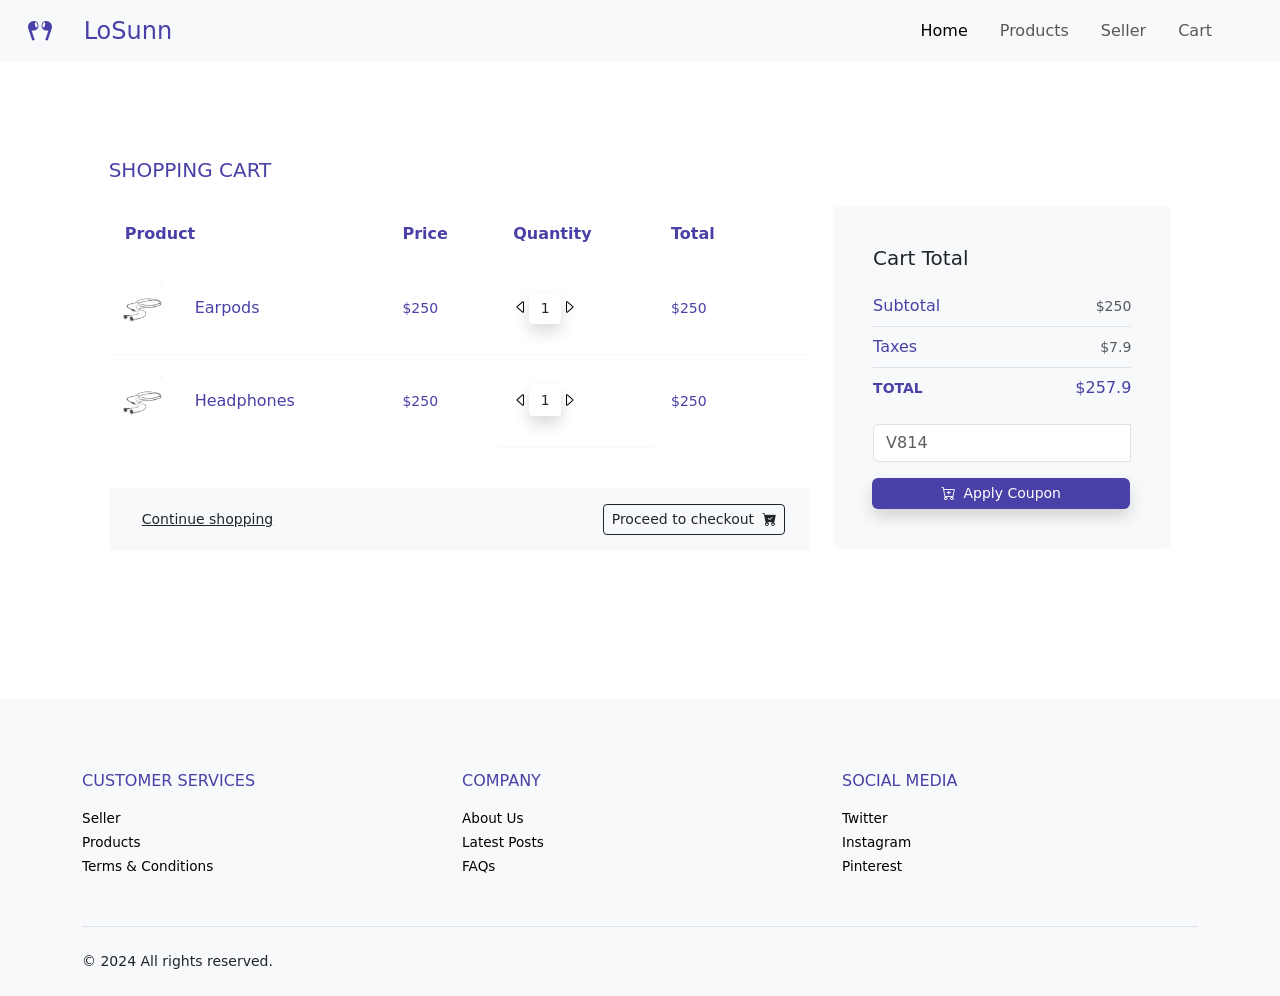
<file: cart.html>
<!DOCTYPE html>
<html>
  <head>
    <meta charset="UTF-8" />
    <meta name="viewport" content="width=device-width, initial-scale=1.0" />
    <link
      href="https://cdn.jsdelivr.net/npm/bootstrap@5.3.2/dist/css/bootstrap.min.css"
      rel="stylesheet"
      integrity="sha384-T3c6CoIi6uLrA9TneNEoa7RxnatzjcDSCmG1MXxSR1GAsXEV/Dwwykc2MPK8M2HN"
      crossorigin="anonymous"
    />
    <link
      rel="stylesheet"
      href="https://cdn.jsdelivr.net/npm/bootstrap-icons@1.11.3/font/bootstrap-icons.min.css"
    />
    <script
      src="https://cdn.jsdelivr.net/npm/bootstrap@5.3.2/dist/js/bootstrap.bundle.min.js"
      integrity="sha384-C6RzsynM9kWDrMNeT87bh95OGNyZPhcTNXj1NW7RuBCsyN/o0jlpcV8Qyq46cDfL"
      crossorigin="anonymous"
    ></script>
    <link rel="stylesheet" href="./css/styles.css" />

    <title>LoSunn</title>
  </head>
  <body>
    <nav class="navbar navbar-expand-lg bg-body-tertiary">
      <div class="container-fluid">
        <a class="navbar-brand" href="index.html">
          <i class="bi bi-earbuds ms-3"></i>
          <span class="ms-4">LoSunn</span>
        </a>
        <button
          class="navbar-toggler"
          type="button"
          data-bs-toggle="collapse"
          data-bs-target="#navbarSupportedContent"
          aria-controls="navbarSupportedContent"
          aria-expanded="false"
          aria-label="Toggle navigation"
        >
          <span class="navbar-toggler-icon"></span>
        </button>
        <div class="collapse navbar-collapse" id="navbarSupportedContent">
          <ul class="navbar-nav ms-auto mb-2 mb-lg-0 me-5">
            <li class="nav-item ms-5">
              <a class="nav-link active" aria-current="page" href="index.html"
                >Home</a
              >
            </li>
            <li class="nav-item ms-3">
              <a class="nav-link" href="products.html">Products</a>
            </li>
            <li class="nav-item ms-3">
              <a class="nav-link" href="seller.html">Seller</a>
            </li>
            <li class="nav-item ms-3">
              <a class="nav-link" href="cart.html">Cart</a>
            </li>
          </ul>
        </div>
      </div>
    </nav>

    <div class="wrap">
      <div class="row justify-content-center mt-5 main">
        <div class="col-md-10">
          <section class="py-5">
            <h2 class="h5 text-uppercase mb-4">Shopping cart</h2>
            <div class="row">
              <div class="col-lg-8 mb-4 mb-lg-0">
                <!-- CART TABLE-->
                <div class="table-responsive mb-4">
                  <table class="table text-nowrap">
                    <thead class="bg-light">
                      <tr>
                        <th class="border-0 p-3" scope="col">
                          <strong class="text-sm" style="color: #4941a7"
                            >Product</strong
                          >
                        </th>
                        <th class="border-0 p-3" scope="col">
                          <strong class="text-sm" style="color: #4941a7"
                            >Price</strong
                          >
                        </th>
                        <th class="border-0 p-3" scope="col">
                          <strong class="text-sm" style="color: #4941a7"
                            >Quantity</strong
                          >
                        </th>
                        <th class="border-0 p-3" scope="col">
                          <strong class="text-sm" style="color: #4941a7"
                            >Total</strong
                          >
                        </th>
                      </tr>
                    </thead>
                    <tbody class="border-0">
                      <tr>
                        <th class="ps-0 py-3 border-light" scope="row">
                          <div class="d-flex align-items-center">
                            <a
                              class="reset-anchor d-block animsition-link"
                              href="detail.html"
                              ><img src="assets/wired.png" alt="..." width="70"
                            /></a>
                            <div class="ms-3">
                              <strong class="h6"
                                ><a
                                  class="reset-anchor animsition-link"
                                  href="detail.html"
                                  >Earpods</a
                                ></strong
                              >
                            </div>
                          </div>
                        </th>
                        <td class="p-3 align-middle border-light">
                          <p class="mb-0 small">$250</p>
                        </td>
                        <td class="p-3 align-middle border-light">
                          <div class="quantity">
                            <button class="dec-btn p-0">
                              <i class="bi bi-caret-left"></i>
                            </button>
                            <input
                              class="form-control form-control-sm border-0 shadow p-0"
                              type="text"
                              value="1"
                            />
                            <button class="inc-btn p-0">
                              <i class="bi bi-caret-right"></i>
                            </button>
                          </div>
                        </td>
                        <td class="p-3 align-middle border-light">
                          <p class="mb-0 small">$250</p>
                        </td>
                        <td class="p-3 align-middle border-light">
                          <a class="reset-anchor" href="#!"
                            ><i class="fas fa-trash-alt small text-muted"></i
                          ></a>
                        </td>
                      </tr>
                      <tr>
                        <th class="ps-0 py-3 border-0" scope="row">
                          <div class="d-flex align-items-center">
                            <a
                              class="reset-anchor d-block animsition-link"
                              href="detail.html"
                              ><img src="assets/wired.png" alt="..." width="70"
                            /></a>
                            <div class="ms-3">
                              <strong class="h6"
                                ><a
                                  class="reset-anchor animsition-link"
                                  href="detail.html"
                                  >Headphones</a
                                ></strong
                              >
                            </div>
                          </div>
                        </th>
                        <td class="p-3 align-middle border-0">
                          <p class="mb-0 small">$250</p>
                        </td>
                        <td class="p-3 align-middle border-light">
                          <div class="quantity">
                            <button class="dec-btn p-0">
                              <i class="bi bi-caret-left"></i>
                            </button>
                            <input
                              class="form-control form-control-sm border-0 shadow p-0"
                              type="text"
                              value="1"
                            />
                            <button class="inc-btn p-0">
                              <i class="bi bi-caret-right"></i>
                            </button>
                          </div>
                        </td>
                        <td class="p-3 align-middle border-0">
                          <p class="mb-0 small">$250</p>
                        </td>
                        <td class="p-3 align-middle border-0">
                          <a class="reset-anchor" href="#!"
                            ><i class="fas fa-trash-alt small text-muted"></i
                          ></a>
                        </td>
                      </tr>
                    </tbody>
                  </table>
                </div>
                <!-- CART NAV-->
                <div class="bg-light px-4 py-3">
                  <div class="row align-items-center text-center">
                    <div class="col-md-6 mb-3 mb-md-0 text-md-start">
                      <a
                        class="btn btn-link p-0 text-dark btn-sm"
                        href="products.html"
                        ><i class="fas fa-long-arrow-alt-left me-2"> </i
                        >Continue shopping</a
                      >
                    </div>
                    <div class="col-md-6 text-md-end">
                      <a
                        class="btn btn-outline-dark btn-sm"
                        href="checkout.html"
                        >Proceed to checkout<i
                          class="bi bi-cart-check-fill ms-2"
                        ></i>
                      </a>
                    </div>
                  </div>
                </div>
              </div>
              <!-- ORDER TOTAL-->
              <div class="col-md-4">
                <div class="card border-0 rounded p-lg-4 bg-light">
                  <div class="card-body">
                    <h5 class="mb-4">Cart Total</h5>
                    <ul class="list-unstyled mb-0">
                      <li
                        class="d-flex align-items-center justify-content-between"
                      >
                        Subtotal<span class="text-muted small">$250</span>
                      </li>
                      <li class="border-bottom my-2"></li>
                      <li
                        class="d-flex align-items-center justify-content-between"
                      >
                        Taxes<span class="text-muted small">$7.9</span>
                      </li>
                      <li class="border-bottom my-2"></li>
                      <li
                        class="d-flex align-items-center justify-content-between mb-4"
                      >
                        <strong class="text-uppercase small font-weight-bold"
                          >Total</strong
                        ><span>$257.9</span>
                      </li>
                    </ul>

                    <form action="#">
                      <div class="input-group mb-0">
                        <input
                          class="form-control"
                          type="text"
                          placeholder="V814"
                        />
                        <button
                          class="btn btn-sm w-100 mt-3 shadow rounded"
                          style="background-color: #4941a7; color: #fff"
                          type="submit"
                        >
                          <i class="bi bi-cart-plus me-2"></i>Apply Coupon
                        </button>
                      </div>
                    </form>
                  </div>
                </div>
              </div>
            </div>
          </section>
        </div>
      </div>
    </div>
    <!-- FOOTER -->
    <footer class="bg-light text-white">
      <div class="container py-4">
        <div class="row py-5">
          <div class="col-md-4 mb-3 mb-md-0">
            <h6 class="text-uppercase mb-3">Customer services</h6>
            <ul class="list-unstyled mb-0">
              <li>
                <a class="footer-link" href="#!">Seller</a>
              </li>
              <li><a class="footer-link" href="#!">Products</a></li>
              <li>
                <a class="footer-link" href="#!">Terms &amp; Conditions</a>
              </li>
            </ul>
          </div>
          <div class="col-md-4 mb-3 mb-md-0">
            <h6 class="text-uppercase mb-3">Company</h6>
            <ul class="list-unstyled mb-0">
              <li><a class="footer-link" href="#!">About Us</a></li>
              <li><a class="footer-link" href="#!">Latest Posts</a></li>
              <li><a class="footer-link" href="#!">FAQs</a></li>
            </ul>
          </div>
          <div class="col-md-4">
            <h6 class="text-uppercase mb-3">Social media</h6>
            <ul class="list-unstyled mb-0">
              <li><a class="footer-link" href="#!">Twitter</a></li>
              <li><a class="footer-link" href="#!">Instagram</a></li>
              <li><a class="footer-link" href="#!">Pinterest</a></li>
            </ul>
          </div>
        </div>
        <div class="border-top pt-4">
          <div class="row">
            <div class="col-md-6 text-center text-md-start">
              <p class="small mb-0 text-dark">
                &copy; 2024 All rights reserved.
              </p>
            </div>
          </div>
        </div>
      </div>
    </footer>
  </body>
</html>
</file>
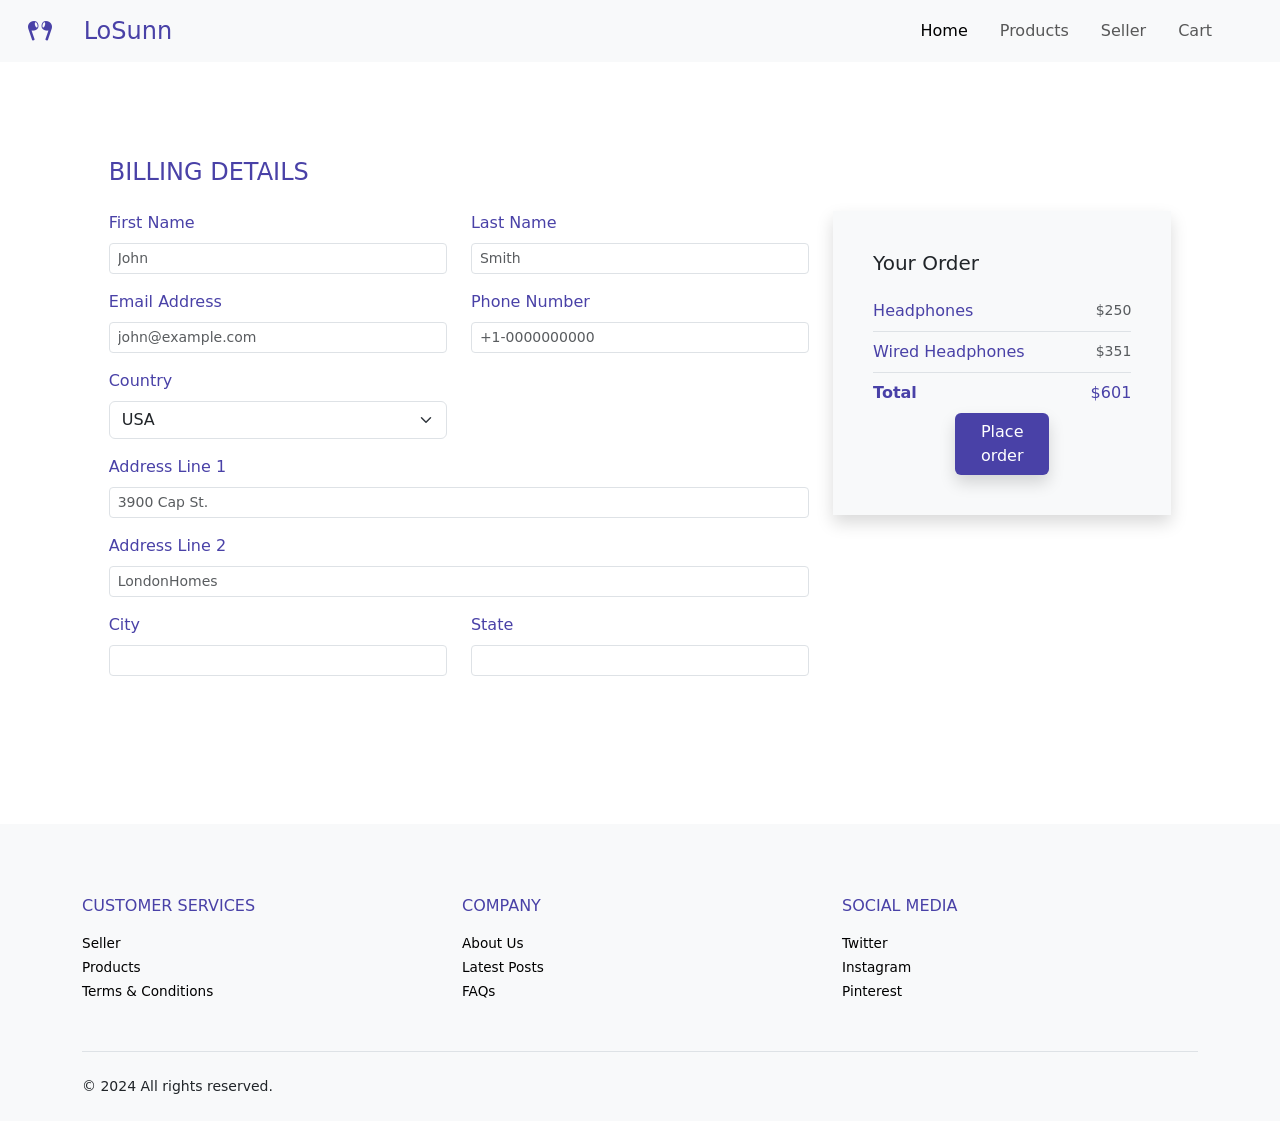
<file: checkout.html>
<!DOCTYPE html>
<html>
  <head>
    <meta charset="UTF-8" />
    <meta name="viewport" content="width=device-width, initial-scale=1.0" />
    <link
      href="https://cdn.jsdelivr.net/npm/bootstrap@5.3.2/dist/css/bootstrap.min.css"
      rel="stylesheet"
      integrity="sha384-T3c6CoIi6uLrA9TneNEoa7RxnatzjcDSCmG1MXxSR1GAsXEV/Dwwykc2MPK8M2HN"
      crossorigin="anonymous"
    />
    <link
      rel="stylesheet"
      href="https://cdn.jsdelivr.net/npm/bootstrap-icons@1.11.3/font/bootstrap-icons.min.css"
    />
    <link rel="stylesheet" href="./css/styles.css" />

    <title>LoSunn</title>
  </head>
  <body>
    <nav class="navbar navbar-expand-lg bg-body-tertiary">
      <div class="container-fluid">
        <a class="navbar-brand" href="index.html">
          <i class="bi bi-earbuds ms-3"></i>
          <span class="ms-4">LoSunn</span>
        </a>
        <button
          class="navbar-toggler"
          type="button"
          data-bs-toggle="collapse"
          data-bs-target="#navbarSupportedContent"
          aria-controls="navbarSupportedContent"
          aria-expanded="false"
          aria-label="Toggle navigation"
        >
          <span class="navbar-toggler-icon"></span>
        </button>
        <div class="collapse navbar-collapse" id="navbarSupportedContent">
          <ul class="navbar-nav ms-auto mb-2 mb-lg-0 me-5">
            <li class="nav-item ms-5">
              <a class="nav-link active" aria-current="page" href="index.html"
                >Home</a
              >
            </li>
            <li class="nav-item ms-3">
              <a class="nav-link" href="products.html">Products</a>
            </li>
            <li class="nav-item ms-3">
              <a class="nav-link" href="seller.html">Seller</a>
            </li>
            <li class="nav-item ms-3">
              <a class="nav-link" href="cart.html">Cart</a>
            </li>
          </ul>
        </div>
      </div>
    </nav>
    <div class="wrap">
      <div class="row justify-content-center mt-5 main">
        <div class="col-md-10">
          <section class="py-5">
            <!-- BILLING ADDRESS-->
            <h4 class="text-uppercase mb-4">Billing details</h4>
            <div class="row">
              <div class="col-md-8">
                <form action="#">
                  <div class="row gy-3">
                    <div class="col-md-6">
                      <label class="form-label text-sm" for="firstName"
                        >First Name
                      </label>
                      <input
                        class="form-control form-control-sm"
                        type="text"
                        id="firstName"
                        placeholder="John"
                      />
                    </div>
                    <div class="col-md-6">
                      <label class="form-label text-sm" for="lastName"
                        >Last Name
                      </label>
                      <input
                        class="form-control form-control-sm"
                        type="text"
                        id="lastName"
                        placeholder="Smith"
                      />
                    </div>
                    <div class="col-md-6">
                      <label class="form-label text-sm" for="email"
                        >Email Address
                      </label>
                      <input
                        class="form-control form-control-sm"
                        type="email"
                        id="email"
                        placeholder="john@example.com"
                      />
                    </div>
                    <div class="col-md-6">
                      <label class="form-label text-sm" for="phone"
                        >Phone Number
                      </label>
                      <input
                        class="form-control form-control-sm"
                        type="tel"
                        id="phone"
                        placeholder="+1-0000000000"
                      />
                    </div>
                    <div class="col-md-6 form-group">
                      <label class="form-label text-sm" for="country"
                        >Country</label
                      >
                      <select
                        class="form-select"
                        aria-label="Default select example"
                      >
                        <option value="default">USA</option>
                        <option value="india">India</option>
                        <option value="japan">Japan</option>
                        <option value="netherlands">Netherlands</option>
                      </select>
                    </div>
                    <div class="col-md-12">
                      <label class="form-label text-sm" for="address"
                        >Address Line 1
                      </label>
                      <input
                        class="form-control form-control-sm"
                        type="text"
                        id="address"
                        placeholder="3900 Cap St."
                      />
                    </div>
                    <div class="col-md-12">
                      <label class="form-label text-sm" for="addressalt"
                        >Address Line 2
                      </label>
                      <input
                        class="form-control form-control-sm"
                        type="text"
                        id="addressalt"
                        placeholder="LondonHomes"
                      />
                    </div>
                    <div class="col-md-6">
                      <label class="form-label text-sm" for="city">City </label>
                      <input
                        class="form-control form-control-sm"
                        type="text"
                        id="city"
                      />
                    </div>
                    <div class="col-md-6">
                      <label class="form-label text-sm" for="state"
                        >State
                      </label>
                      <input
                        class="form-control form-control-sm"
                        type="text"
                        id="state"
                      />
                    </div>
                  </div>
                </form>
              </div>
              <!-- ORDER SUMMARY-->
              <div class="col-md-4">
                <div class="card border-0 rounded-0 p-lg-4 bg-light shadow">
                  <div class="card-body">
                    <h5 class="mb-4">Your Order</h5>
                    <ul class="list-unstyled mb-0">
                      <li
                        class="d-flex align-items-center justify-content-between"
                      >
                        Headphones <span class="text-muted small">$250</span>
                      </li>
                      <li class="border-bottom my-2"></li>
                      <li
                        class="d-flex align-items-center justify-content-between"
                      >
                        Wired Headphones<span class="text-muted small"
                          >$351</span
                        >
                      </li>
                      <li class="border-bottom my-2"></li>
                      <li
                        class="d-flex align-items-center justify-content-between"
                      >
                        <strong>Total</strong><span>$601</span>
                      </li>
                    </ul>
                    <div class="row mt-2 justify-content-center">
                      <div class="col-md-5 form-group">
                        <button
                          class="btn shadow"
                          style="background-color: #4941a7; color: #fff"
                          type="submit"
                        >
                          Place order
                        </button>
                      </div>
                    </div>
                  </div>
                </div>
              </div>
            </div>
          </section>
        </div>
      </div>
    </div>

    <!-- FOOTER -->
    <footer class="bg-light text-white">
      <div class="container py-4">
        <div class="row py-5">
          <div class="col-md-4 mb-3 mb-md-0">
            <h6 class="text-uppercase mb-3">Customer services</h6>
            <ul class="list-unstyled mb-0">
              <li>
                <a class="footer-link" href="#!">Seller</a>
              </li>
              <li><a class="footer-link" href="#!">Products</a></li>
              <li>
                <a class="footer-link" href="#!">Terms &amp; Conditions</a>
              </li>
            </ul>
          </div>
          <div class="col-md-4 mb-3 mb-md-0">
            <h6 class="text-uppercase mb-3">Company</h6>
            <ul class="list-unstyled mb-0">
              <li><a class="footer-link" href="#!">About Us</a></li>
              <li><a class="footer-link" href="#!">Latest Posts</a></li>
              <li><a class="footer-link" href="#!">FAQs</a></li>
            </ul>
          </div>
          <div class="col-md-4">
            <h6 class="text-uppercase mb-3">Social media</h6>
            <ul class="list-unstyled mb-0">
              <li><a class="footer-link" href="#!">Twitter</a></li>
              <li><a class="footer-link" href="#!">Instagram</a></li>
              <li><a class="footer-link" href="#!">Pinterest</a></li>
            </ul>
          </div>
        </div>
        <div class="border-top pt-4">
          <div class="row">
            <div class="col-md-6 text-center text-md-start">
              <p class="small mb-0 text-dark">
                &copy; 2024 All rights reserved.
              </p>
            </div>
          </div>
        </div>
      </div>
    </footer>
  </body>
</html>
</file>
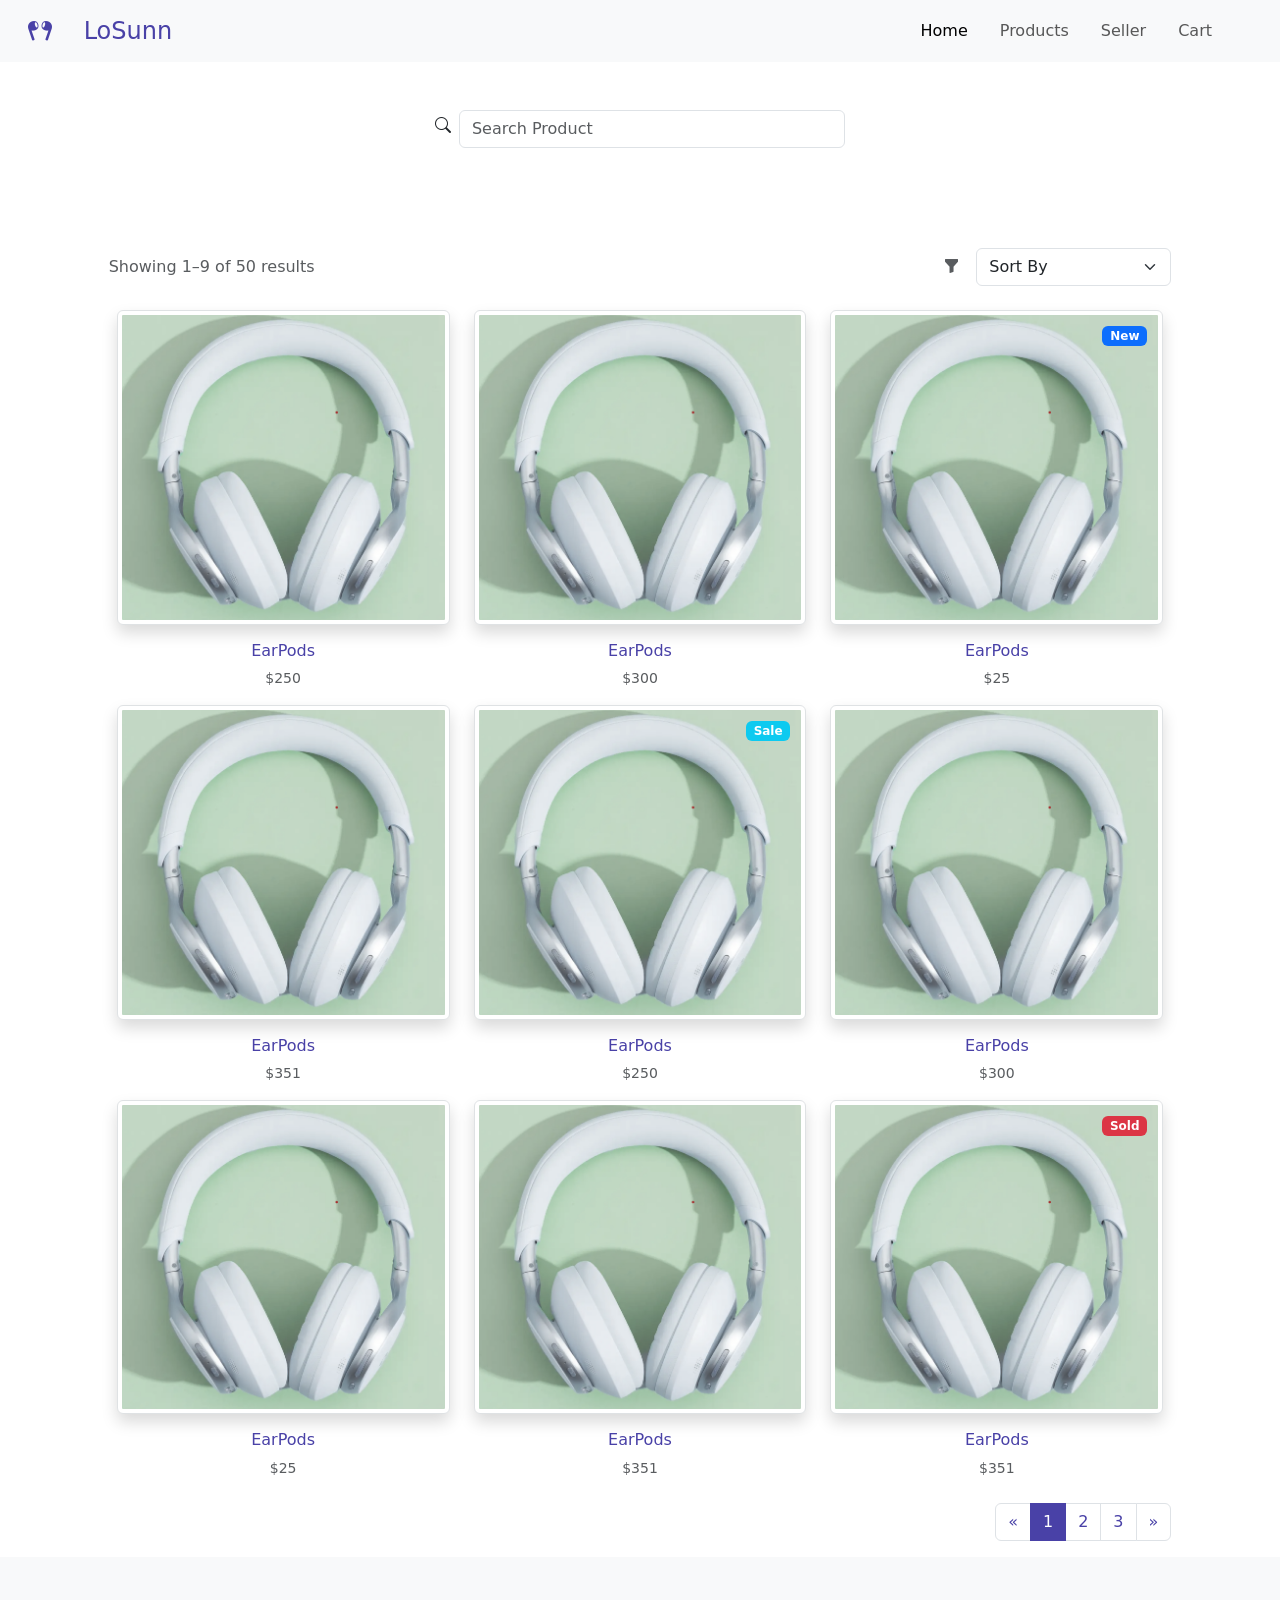
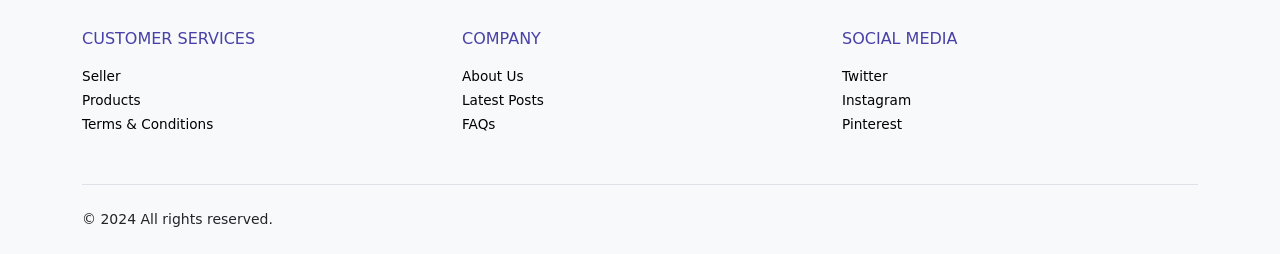
<file: products.html>
<!DOCTYPE html>
<html lang="en">
  <head>
    <meta charset="UTF-8" />
    <meta name="viewport" content="width=device-width, initial-scale=1.0" />
    <link
      href="https://cdn.jsdelivr.net/npm/bootstrap@5.3.2/dist/css/bootstrap.min.css"
      rel="stylesheet"
      integrity="sha384-T3c6CoIi6uLrA9TneNEoa7RxnatzjcDSCmG1MXxSR1GAsXEV/Dwwykc2MPK8M2HN"
      crossorigin="anonymous"
    />
    <link rel="stylesheet" href="./css/styles.css" />
    <link
      rel="stylesheet"
      href="https://use.fontawesome.com/releases/v5.7.1/css/all.css"
      integrity="sha384-fnmOCqbTlWIlj8LyTjo7mOUStjsKC4pOpQbqyi7RrhN7udi9RwhKkMHpvLbHG9Sr"
      crossorigin="anonymous"
    />
    <link
      rel="stylesheet"
      href="https://cdn.jsdelivr.net/npm/bootstrap-icons@1.11.3/font/bootstrap-icons.min.css"
    />
    <title>LoSunn</title>
  </head>
  <body>
    <nav class="navbar navbar-expand-lg bg-body-tertiary">
      <div class="container-fluid">
        <a class="navbar-brand" href="index.html">
          <i class="bi bi-earbuds ms-3"></i>
          <span class="ms-4">LoSunn</span>
        </a>
        <button
          class="navbar-toggler"
          type="button"
          data-bs-toggle="collapse"
          data-bs-target="#navbarSupportedContent"
          aria-controls="navbarSupportedContent"
          aria-expanded="false"
          aria-label="Toggle navigation"
        >
          <span class="navbar-toggler-icon"></span>
        </button>
        <div class="collapse navbar-collapse" id="navbarSupportedContent">
          <ul class="navbar-nav ms-auto mb-2 mb-lg-0 me-5">
            <li class="nav-item ms-5">
              <a class="nav-link active" aria-current="page" href="index.html"
                >Home</a
              >
            </li>
            <li class="nav-item ms-3">
              <a class="nav-link" href="products.html">Products</a>
            </li>
            <li class="nav-item ms-3">
              <a class="nav-link" href="seller.html">Seller</a>
            </li>
            <li class="nav-item ms-3">
              <a class="nav-link" href="cart.html">Cart</a>
            </li>
          </ul>
        </div>
      </div>
    </nav>
    <div class="wrap">
      <div class="row justify-content-center mt-5 main">
        <div class="col-md-4">
          <div class="row">
            <div class="col-md-1 mt-1">
              <i class="bi bi-search"></i>
            </div>
            <div class="col-md-11" style="padding-left: 0px">
              <input
                role="search"
                type="text"
                class="form-control"
                placeholder="Search Product"
                aria-label="Search Product"
              />
            </div>
          </div>
        </div>
      </div>
      <div class="row justify-content-center">
        <div class="col-md-10 order-1 order-lg-2 mb-5 mb-lg-0">
          <div class="row mb-3 align-items-center">
            <div class="col-md-6 mb-2 mb-lg-0">
              <p class="text-sm text-muted mb-0">Showing 1–9 of 50 results</p>
            </div>
            <div class="col-md-6">
              <ul
                class="list-inline d-flex align-items-center justify-content-lg-end mb-0"
              >
                <li class="list-inline-item text-muted me-3">
                  <i class="bi bi-funnel-fill"></i>
                </li>
                <li class="list-inline-item">
                  <select
                    class="form-select"
                    aria-label="Default select example"
                  >
                    <option value>Sort By</option>
                    <option value="default">Default sorting</option>
                    <option value="popularity">Popularity</option>
                    <option value="low-high">Price: Low to High</option>
                    <option value="high-low">Price: High to Low</option>
                  </select>
                </li>
              </ul>
            </div>
          </div>
          <div class="row p-2">
            <div class="col-md-4 col-sm-6">
              <div class="product text-center">
                <div class="mb-3 position-relative">
                  <div class="badge text-white bg-"></div>
                  <a class="d-block" href="detail.html"
                    ><img
                      class="img-thumbnail rounded shadow"
                      src="./assets/headphones.png"
                      alt="..."
                  /></a>
                  <div class="product-overlay">
                    <ul class="mb-0 list-inline">
                      <li class="list-inline-item m-0 p-0">
                        <a class="btn btn-sm btn-outline-dark" href="#!"
                          ><i class="far fa-heart"></i
                        ></a>
                      </li>
                      <li class="list-inline-item m-0 p-0">
                        <a
                          class="btn btn-sm shadow"
                          href="cart.html"
                          style="background-color: #4941a7; color: #fff"
                          >Add to cart</a
                        >
                      </li>
                    </ul>
                  </div>
                </div>
                <h6>
                  <a class="reset-anchor" href="detail.html">EarPods</a>
                </h6>
                <p class="small text-muted">$250</p>
              </div>
            </div>
            <div class="col-md-4 col-sm-6">
              <div class="product text-center">
                <div class="mb-3 position-relative">
                  <a class="d-block" href="detail.html"
                    ><img
                      class="img-thumbnail rounded shadow"
                      src="./assets/headphones.png"
                      alt="..."
                  /></a>
                  <div class="product-overlay">
                    <ul class="mb-0 list-inline">
                      <li class="list-inline-item m-0 p-0">
                        <a class="btn btn-sm btn-outline-dark" href="#!"
                          ><i class="far fa-heart"></i
                        ></a>
                      </li>
                      <li class="list-inline-item m-0 p-0">
                        <a
                          class="btn btn-sm shadow"
                          href="cart.html"
                          style="background-color: #4941a7; color: #fff"
                          >Add to cart</a
                        >
                      </li>
                    </ul>
                  </div>
                </div>
                <h6>
                  <a class="reset-anchor" href="detail.html">EarPods</a>
                </h6>
                <p class="small text-muted">$300</p>
              </div>
            </div>
            <div class="col-md-4 col-sm-6">
              <div class="product text-center">
                <div class="mb-3 position-relative">
                  <div class="badge text-white bg-primary">New</div>
                  <a class="d-block" href="detail.html"
                    ><img
                      class="img-thumbnail rounded shadow"
                      src="./assets/headphones.png"
                      alt="..."
                  /></a>
                  <div class="product-overlay">
                    <ul class="mb-0 list-inline">
                      <li class="list-inline-item m-0 p-0">
                        <a class="btn btn-sm btn-outline-dark" href="#!"
                          ><i class="far fa-heart"></i
                        ></a>
                      </li>
                      <li class="list-inline-item m-0 p-0">
                        <a
                          class="btn btn-sm shadow"
                          href="cart.html"
                          style="background-color: #4941a7; color: #fff"
                          >Add to cart</a
                        >
                      </li>
                    </ul>
                  </div>
                </div>
                <h6>
                  <a class="reset-anchor" href="detail.html">EarPods</a>
                </h6>
                <p class="small text-muted">$25</p>
              </div>
            </div>
            <div class="col-md-4 col-sm-6">
              <div class="product text-center">
                <div class="mb-3 position-relative">
                  <div class="badge text-white bg-"></div>
                  <a class="d-block" href="detail.html"
                    ><img
                      class="img-thumbnail rounded shadow"
                      src="./assets/headphones.png"
                      alt="..."
                  /></a>
                  <div class="product-overlay">
                    <ul class="mb-0 list-inline">
                      <li class="list-inline-item m-0 p-0">
                        <a class="btn btn-sm btn-outline-dark" href="#!"
                          ><i class="far fa-heart"></i
                        ></a>
                      </li>
                      <li class="list-inline-item m-0 p-0">
                        <a
                          class="btn btn-sm shadow"
                          href="cart.html"
                          style="background-color: #4941a7; color: #fff"
                          >Add to cart</a
                        >
                      </li>
                    </ul>
                  </div>
                </div>
                <h6>
                  <a class="reset-anchor" href="detail.html">EarPods</a>
                </h6>
                <p class="small text-muted">$351</p>
              </div>
            </div>
            <div class="col-md-4 col-sm-6">
              <div class="product text-center">
                <div class="mb-3 position-relative">
                  <div class="badge text-white bg-info">Sale</div>
                  <a class="d-block" href="detail.html"
                    ><img
                      class="img-thumbnail rounded shadow"
                      src="./assets/headphones.png"
                      alt="..."
                  /></a>
                  <div class="product-overlay">
                    <ul class="mb-0 list-inline">
                      <li class="list-inline-item m-0 p-0">
                        <a class="btn btn-sm btn-outline-dark" href="#!"
                          ><i class="far fa-heart"></i
                        ></a>
                      </li>
                      <li class="list-inline-item m-0 p-0">
                        <a
                          class="btn btn-sm shadow"
                          href="cart.html"
                          style="background-color: #4941a7; color: #fff"
                          >Add to cart</a
                        >
                      </li>
                    </ul>
                  </div>
                </div>
                <h6>
                  <a class="reset-anchor" href="detail.html">EarPods</a>
                </h6>
                <p class="small text-muted">$250</p>
              </div>
            </div>
            <div class="col-md-4 col-sm-6">
              <div class="product text-center">
                <div class="mb-3 position-relative">
                  <div class="badge text-white bg-"></div>
                  <a class="d-block" href="detail.html"
                    ><img
                      class="img-thumbnail rounded shadow"
                      src="./assets/headphones.png"
                      alt="..."
                  /></a>
                  <div class="product-overlay">
                    <ul class="mb-0 list-inline">
                      <li class="list-inline-item m-0 p-0">
                        <a class="btn btn-sm btn-outline-dark" href="#!"
                          ><i class="far fa-heart"></i
                        ></a>
                      </li>
                      <li class="list-inline-item m-0 p-0">
                        <a
                          class="btn btn-sm shadow"
                          href="cart.html"
                          style="background-color: #4941a7; color: #fff"
                          >Add to cart</a
                        >
                      </li>
                    </ul>
                  </div>
                </div>
                <h6>
                  <a class="reset-anchor" href="detail.html">EarPods</a>
                </h6>
                <p class="small text-muted">$300</p>
              </div>
            </div>
            <div class="col-md-4 col-sm-6">
              <div class="product text-center">
                <div class="mb-3 position-relative">
                  <div class="badge text-white bg-"></div>
                  <a class="d-block" href="detail.html"
                    ><img
                      class="img-thumbnail rounded shadow"
                      src="./assets/headphones.png"
                      alt="..."
                  /></a>
                  <div class="product-overlay">
                    <ul class="mb-0 list-inline">
                      <li class="list-inline-item m-0 p-0">
                        <a class="btn btn-sm btn-outline-dark" href="#!"
                          ><i class="far fa-heart"></i
                        ></a>
                      </li>
                      <li class="list-inline-item m-0 p-0">
                        <a
                          class="btn btn-sm shadow"
                          href="cart.html"
                          style="background-color: #4941a7; color: #fff"
                          >Add to cart</a
                        >
                      </li>
                    </ul>
                  </div>
                </div>
                <h6>
                  <a class="reset-anchor" href="detail.html">EarPods</a>
                </h6>
                <p class="small text-muted">$25</p>
              </div>
            </div>
            <div class="col-md-4 col-sm-6">
              <div class="product text-center">
                <div class="mb-3 position-relative">
                  <div class="badge text-white bg-"></div>
                  <a class="d-block" href="detail.html"
                    ><img
                      class="img-thumbnail rounded shadow"
                      src="./assets/headphones.png"
                      alt="..."
                  /></a>
                  <div class="product-overlay">
                    <ul class="mb-0 list-inline">
                      <li class="list-inline-item m-0 p-0">
                        <a class="btn btn-sm btn-outline-dark" href="#!"
                          ><i class="far fa-heart"></i
                        ></a>
                      </li>
                      <li class="list-inline-item m-0 p-0">
                        <a
                          class="btn btn-sm shadow"
                          href="cart.html"
                          style="background-color: #4941a7; color: #fff"
                          >Add to cart</a
                        >
                      </li>
                    </ul>
                  </div>
                </div>
                <h6>
                  <a class="reset-anchor" href="detail.html">EarPods</a>
                </h6>
                <p class="small text-muted">$351</p>
              </div>
            </div>
            <div class="col-md-4 col-sm-6">
              <div class="product text-center">
                <div class="mb-3 position-relative">
                  <div class="badge text-white bg-danger">Sold</div>
                  <a class="d-block" href="detail.html"
                    ><img
                      class="img-thumbnail rounded shadow"
                      src="./assets/headphones.png"
                      alt="..."
                  /></a>
                  <div class="product-overlay">
                    <ul class="mb-0 list-inline">
                      <li class="list-inline-item m-0 p-0">
                        <a class="btn btn-sm btn-outline-dark" href="#!"
                          ><i class="far fa-heart"></i
                        ></a>
                      </li>
                      <li class="list-inline-item m-0 p-0">
                        <a
                          class="btn btn-sm shadow"
                          href="cart.html"
                          style="background-color: #4941a7; color: #fff"
                          >Add to cart</a
                        >
                      </li>
                    </ul>
                  </div>
                </div>
                <h6>
                  <a class="reset-anchor" href="detail.html">EarPods</a>
                </h6>
                <p class="small text-muted">$351</p>
              </div>
            </div>
          </div>
          <!-- PAGINATION-->
          <nav aria-label="Page navigation example">
            <ul
              class="pagination justify-content-center justify-content-lg-end"
            >
              <li class="page-item">
                <a class="page-link" href="#" aria-label="Previous">
                  <span aria-hidden="true">&laquo;</span>
                </a>
              </li>
              <li class="page-item active">
                <a class="page-link" href="#">1</a>
              </li>
              <li class="page-item"><a class="page-link" href="#">2</a></li>
              <li class="page-item"><a class="page-link" href="#">3</a></li>
              <li class="page-item">
                <a class="page-link" href="#" aria-label="Next">
                  <span aria-hidden="true">&raquo;</span>
                </a>
              </li>
            </ul>
          </nav>
        </div>
      </div>
    </div>

    <!-- FOOTER -->
    <footer class="bg-light text-white">
      <div class="container py-4">
        <div class="row py-5">
          <div class="col-md-4 mb-3 mb-md-0">
            <h6 class="text-uppercase mb-3">Customer services</h6>
            <ul class="list-unstyled mb-0">
              <li>
                <a class="footer-link" href="#!">Seller</a>
              </li>
              <li><a class="footer-link" href="#!">Products</a></li>
              <li>
                <a class="footer-link" href="#!">Terms &amp; Conditions</a>
              </li>
            </ul>
          </div>
          <div class="col-md-4 mb-3 mb-md-0">
            <h6 class="text-uppercase mb-3">Company</h6>
            <ul class="list-unstyled mb-0">
              <li><a class="footer-link" href="#!">About Us</a></li>
              <li><a class="footer-link" href="#!">Latest Posts</a></li>
              <li><a class="footer-link" href="#!">FAQs</a></li>
            </ul>
          </div>
          <div class="col-md-4">
            <h6 class="text-uppercase mb-3">Social media</h6>
            <ul class="list-unstyled mb-0">
              <li><a class="footer-link" href="#!">Twitter</a></li>
              <li><a class="footer-link" href="#!">Instagram</a></li>
              <li><a class="footer-link" href="#!">Pinterest</a></li>
            </ul>
          </div>
        </div>
        <div class="border-top pt-4">
          <div class="row">
            <div class="col-md-6 text-center text-md-start">
              <p class="small mb-0 text-dark">
                &copy; 2024 All rights reserved.
              </p>
            </div>
          </div>
        </div>
      </div>
    </footer>
  </body>
</html>
</file>
<file: css/styles.css>
* {
  margin: 0;
  padding: 0;
}

body {
  height: 100%;
  overflow-x: hidden;
}
p,
li,
h1,
label {
  color: #4941a7;
}

.wrap {
  min-height: 100%;
}

.main {
  overflow: auto;
  padding-bottom: 100px;
  /* must be same height as the footer */
}

#footer {
  position: relative;
  margin-top: -180px;
  /* negative value of footer height */
  height: 80px;
  clear: both;
  /* background-color: red; */
}

body:before {
  content: "";
  height: 100%;
  float: left;
  width: 0;
  margin-top: -32767px;
}
.navbar-brand {
  color: #4941a7;
  font-size: x-large;
  font-weight: 500;
}
.pagination > li > a {
  background-color: white;
  color: #4941a7;
}

.pagination > li > a:focus,
.pagination > li > a:hover,
.pagination > li > span:focus,
.pagination > li > span:hover {
  color: #5a5a5a;
  background-color: #eee;
  border-color: #ddd;
}

.pagination > .active > a {
  color: white;
  background-color: #4941a7 !important;
  border: solid 1px #4941a7 !important;
}

.pagination > .active > a:hover {
  background-color: #4941a7 !important;
  border: solid 1px #4941a7;
}

/*
*
* ==========================================
* CATEGORY
* ==========================================
*
*/
.category-item {
  display: block;
  position: relative;
  color: #4941a7;
  transition: all 0.3s;
}
.text-uppercase {
  text-transform: uppercase !important;
  color: #4941a7;
}

.category-item img {
  transition: all 0.3s;
}

.category-item-title {
  display: inline-block;
  padding: 0.5rem 1rem;
  background: #fff;
  text-transform: uppercase;
  letter-spacing: 0.07em;
  position: absolute;
  top: 50%;
  left: 50%;
  transform: translate(-50%, -50%);
  box-shadow: 0 0 5px rgba(0, 0, 0, 0.07);
  font-size: 0.8rem;
}

.category-item:hover img {
  opacity: 0.7;
}
.product img {
  filter: grayscale(40%);
  transition: all 0.3s;
}

.product-overlay {
  width: 100%;
  position: absolute;
  left: 0;
  bottom: 0;
  display: flex;
  align-items: flex-end;
  justify-content: center;
  padding: 1rem 0;
  opacity: 0;
  transition: all 0.3s;
}

.product-overlay ul li {
  transition: all 0.3s;
}

.product-overlay ul li:first-of-type {
  transform: translateX(-10px);
  opacity: 0;
}

.product-overlay ul li:last-of-type {
  transform: translateX(10px);
  opacity: 0;
}

.product:hover img {
  opacity: 0.3;
}

.product:hover .product-overlay {
  opacity: 1;
}

.product:hover .product-overlay li {
  opacity: 1;
  transform: none;
}

.product .badge {
  position: absolute;
  top: 1rem;
  right: 1rem;
  z-index: 1;
}
.reset-anchor {
  color: #4941a7;
  transition: all 0.3s;
  text-decoration: none;
}
.list-inline {
  padding-left: 0;
  list-style: none;
}

.list-inline-item {
  display: inline-block;
}
.product-view {
  min-height: 20rem;
}
.quantity {
  display: flex;
  align-items: center;
}

.quantity input {
  width: 2rem;
  text-align: center;
}

.quantity button {
  background: none;
  border: none;
  width: 1rem;
  outline: none;
}
/*
*
* ==========================================
* FOOTER
* ==========================================
*
*/
.footer-link {
  font-size: 0.85rem;
  position: relative;
  color: #000;
  transition: all 0.3s;
  text-decoration: none;
}

.footer-link:hover,
.footer-link:focus {
  padding-left: 0.6rem;
  color: #4941a7;
  text-decoration: none;
}

.footer-link:hover::before,
.footer-link:focus::before {
  opacity: 1;
}

.footer-link::before {
  content: "\f0da";
  display: inline-block;
  font-family: "Font Awesome\ 5 Free";
  font-weight: 900;
  position: absolute;
  top: 50%;
  left: 0;
  transform: translateY(-50%);
  color: #fff;
  transition: all 0.3s;
  opacity: 0;
}
</file>
